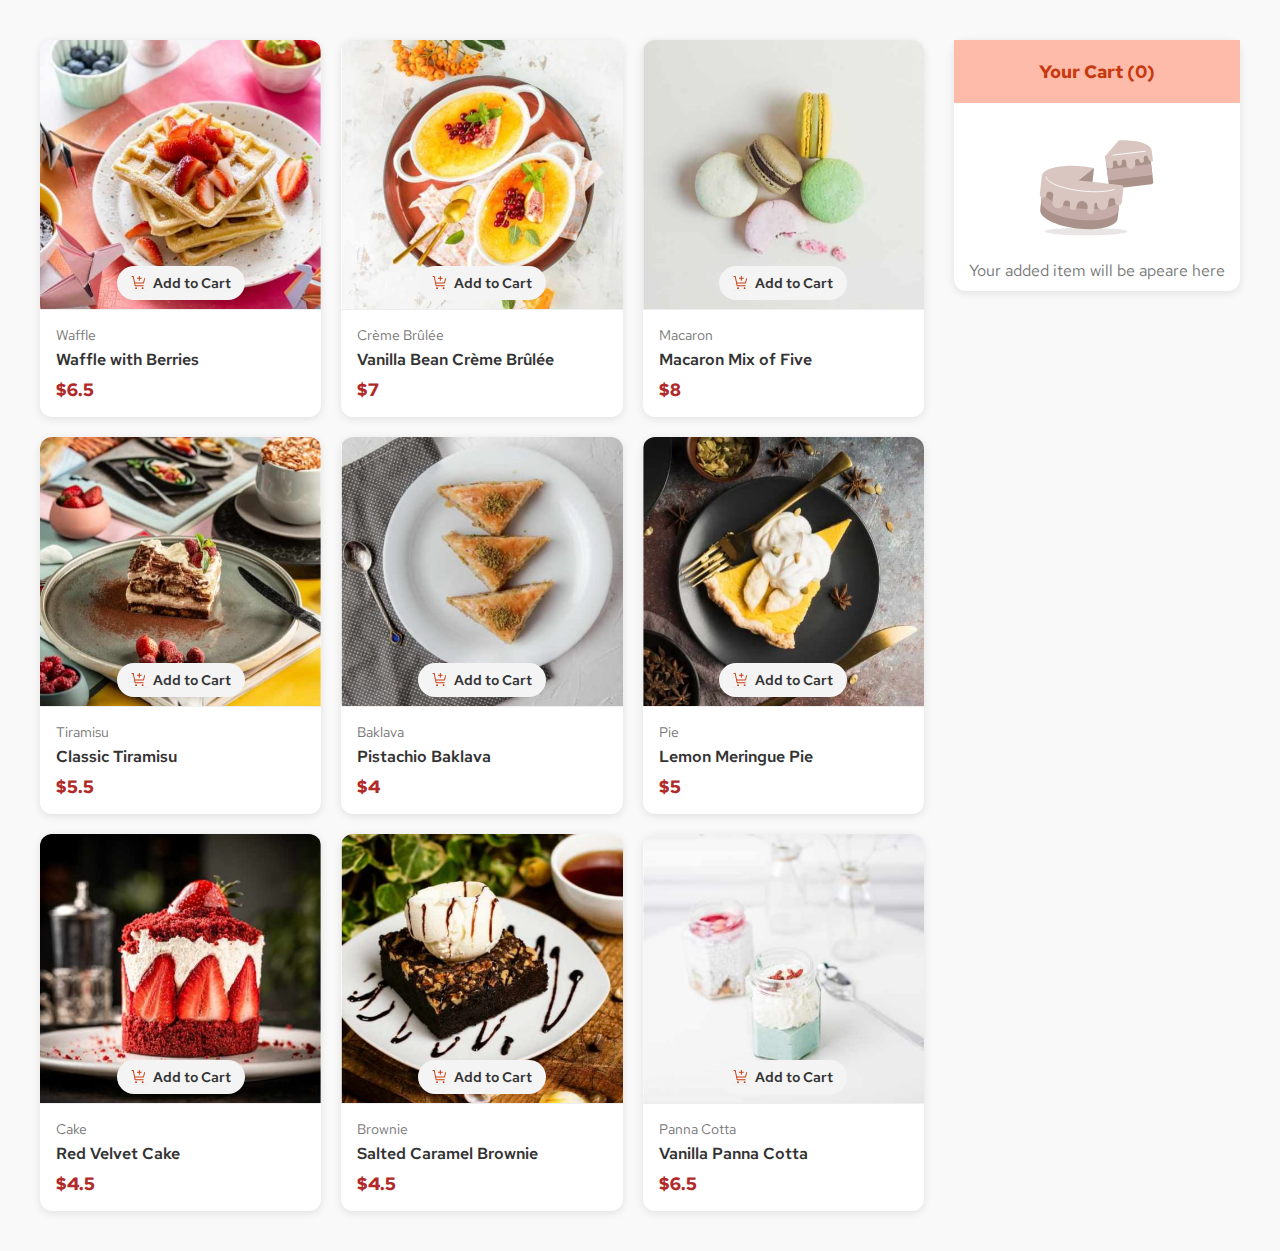
<file: index.html>
<!DOCTYPE html>
<html lang="en">
  <head>
    <meta charset="UTF-8" />
    <meta name="viewport" content="width=device-width, initial-scale=1.0" />

    <link
      rel="icon"
      type="image/png"
      sizes="32x32"
      href="./assets/images/favicon-32x32.png"
    />
    <link rel="preconnect" href="https://fonts.googleapis.com" />
    <link rel="preconnect" href="https://fonts.gstatic.com" crossorigin />
    <link
      href="https://fonts.googleapis.com/css2?family=Playfair:ital,opsz,wght@0,5..1200,300..900;1,5..1200,300..900&family=Red+Hat+Text:ital,wght@0,300..700;1,300..700&display=swap"
      rel="stylesheet"
    />
    <link rel="stylesheet" href="style.css" />
    <title>Frontend Mentor | Product list with cart</title>
  </head>
  <body>
    <div class="container">
      <div class="cart-container"></div>

      <div class="item-list">
        <div class="item-list-top">
          <h1>
            Your Cart (<span class="counter-for-item-list-heading">0</span>)
          </h1>
        </div>

        <div class="item-list-bottom">
          <img
            src="assets\images\illustration-empty-cart.svg"
            alt=""
            id="item-list-bottom-img"
          />
          <p id="item-list-bottom-p">Your added item will be apeare here</p>
        </div>
        <div class="order-total">
          <h3>order Total</h3>
          <h1>$<span id="total-amount"></span></h1>
        </div>
        <div class="order-confirmed">
          <button id="btn">Order Confirmed</button>
        </div>
      </div>
    </div>

    <script src="script.js"></script>
  </body>
</html>
</file>
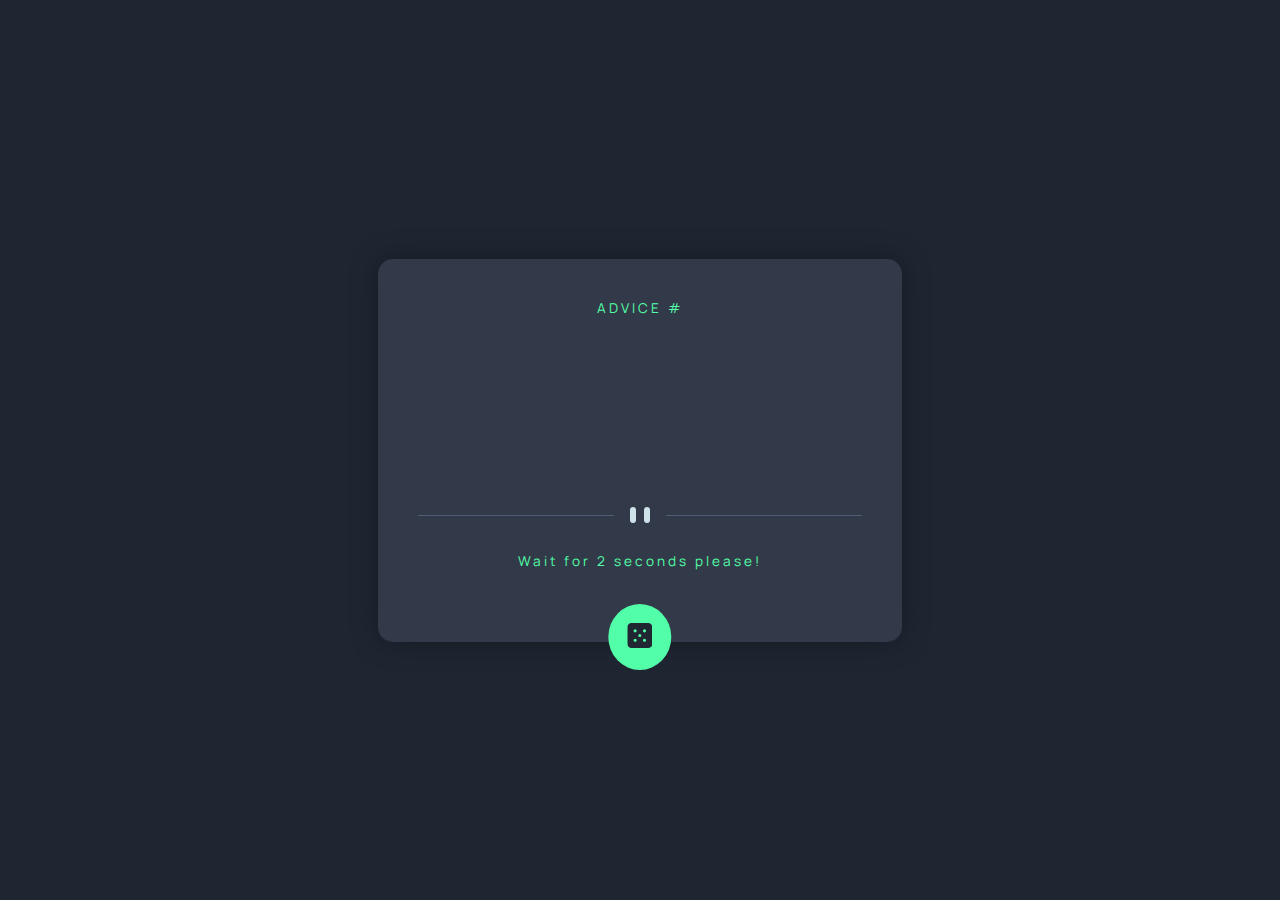
<file: Advice-Generator/index.html>
<!DOCTYPE html>
<html lang="en">
  <head>
    <meta charset="UTF-8" />
    <meta name="viewport" content="width=device-width, initial-scale=1.0" />
    <link
      rel="icon"
      type="image/png"
      sizes="32x32"
      href="./images/favicon-32x32.png"
    />
    <title>Advice-Generator</title>
    <link rel="stylesheet" href="style.css" />
  </head>
  <body>
    <div class="container">
      <p>ADVICE #<span id="advice-number"></span></p>
      <h1 id="advice"></h1>
      <div class="design">
        <img src="./images/pattern-divider-desktop.svg" alt="" />
      </div>
      <p id="wait">Wait for 2 seconds please!</p>
      <button><img src="./images/icon-dice.svg" alt="" /></button>
    </div>

    <script src="script.js"></script>
  </body>
</html>
</file>
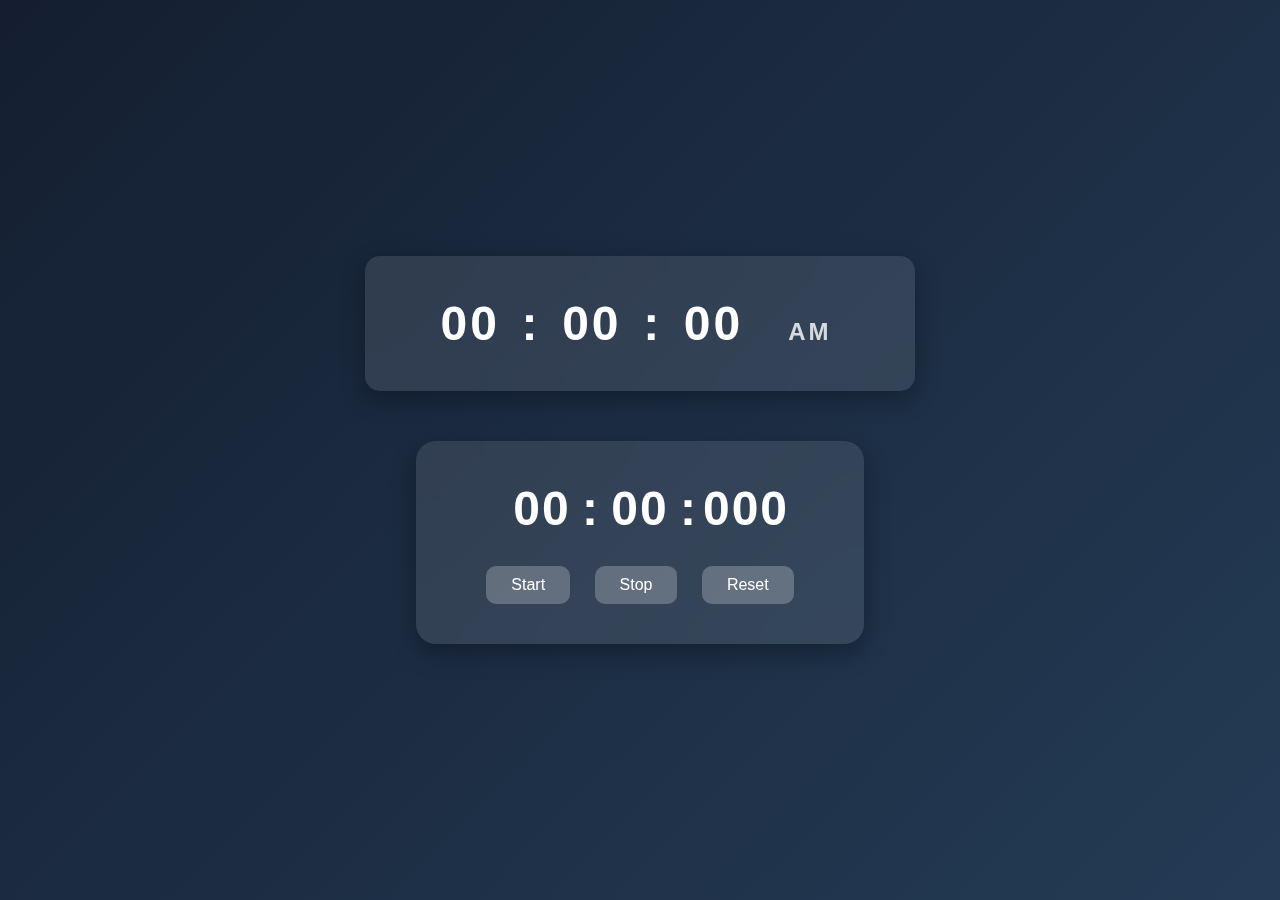
<file: Digital-Clock & Stop-Watch/index.html>
<!DOCTYPE html>
<html lang="en">
  <head>
    <meta charset="UTF-8" />
    <meta name="viewport" content="width=device-width, initial-scale=1.0" />
    <title>Document</title>
    <link rel="stylesheet" href="style.css" />
    <script src="script.js" defer></script>
  </head>
  <body>
    <div class="clock-container">
      <div class="clock">
        <span id="hours">00</span> : <span id="minutes">00</span> :
        <span id="seconds">00</span>
        <span id="ampm">AM</span>
      </div>
    </div>

    <div class="watch-container">
      <div class="counter">
        <span id="min">00</span> : <span id="sec">00</span> :
        <span id="milliSec">000</span>
      </div>
      <button id="start">Start</button>
      <button id="stop">Stop</button>
      <button id="reset">Reset</button>
    </div>
  </body>
</html>
</file>
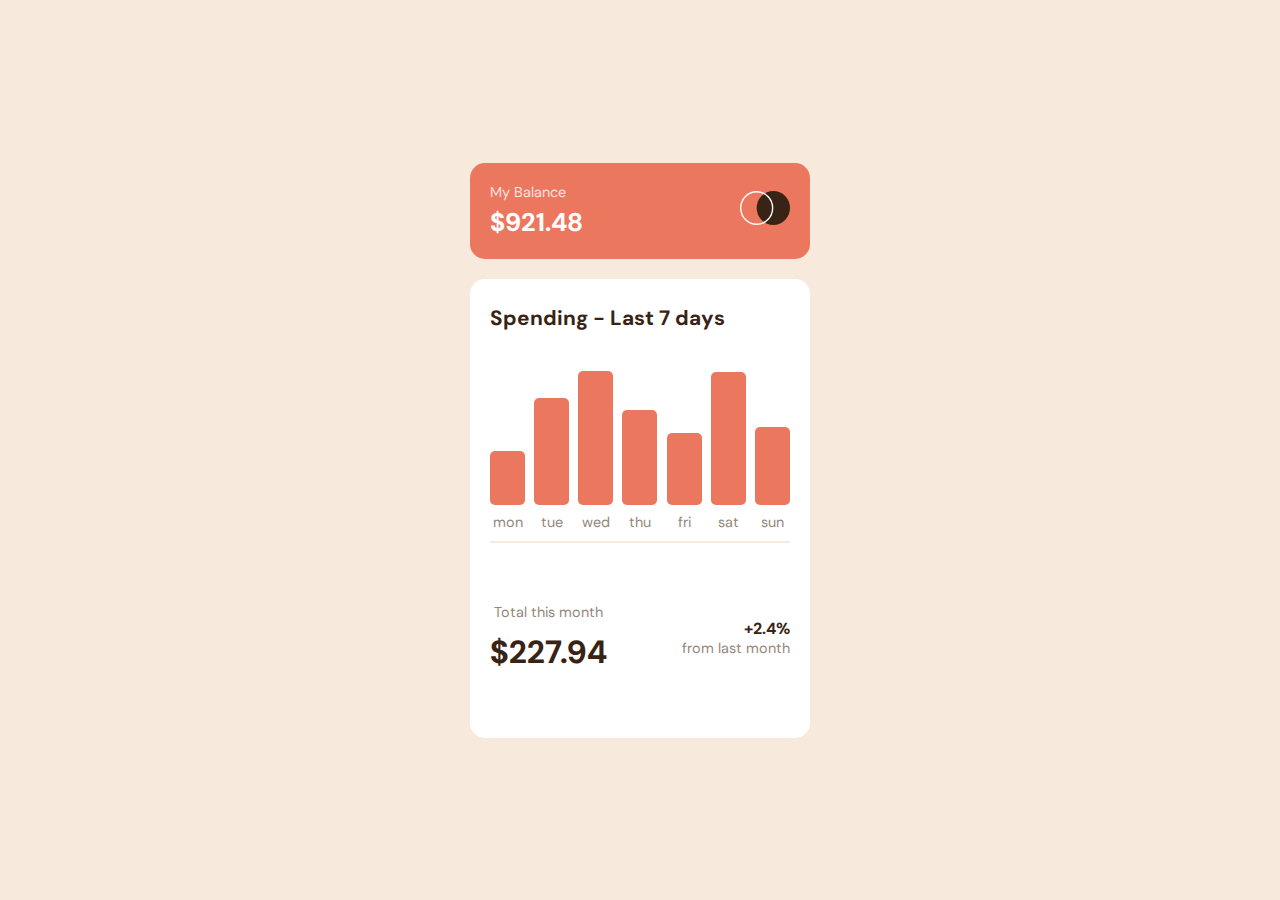
<file: Expenses-Chart/index.html>
<!DOCTYPE html>
<html lang="en">
  <head>
    <meta charset="UTF-8" />
    <meta name="viewport" content="width=device-width, initial-scale=1.0" />
    <link
      rel="icon"
      type="image/png"
      sizes="32x32"
      href="./images/favicon-32x32.png"
    />

    <title>Frontend Mentor | Expenses chart component</title>
    <link rel="stylesheet" href="style.css" />
  </head>
  <body>
    <div class="sec1">
      <div class="sec1-right">
        <p>My Balance</p>
        <h1>$921.48</h1>
      </div>
      <div class="sec1-left">
        <img src="./images/logo.svg" alt="" />
      </div>
    </div>
    <div class="sec2">
      <h1>Spending - Last 7 days</h1>
      <div class="charts"></div>
      <div class="sec2-bottom">
        <div class="total-spending">
          <p>Total this month</p>
          <h1 id="total-amount">$478.33</h1>
        </div>
        <div class="total-percentage">
          <p>+2.4%</p>
          <p>from last month</p>
        </div>
      </div>
    </div>
    <script src="script.js"></script>
  </body>
</html>
</file>
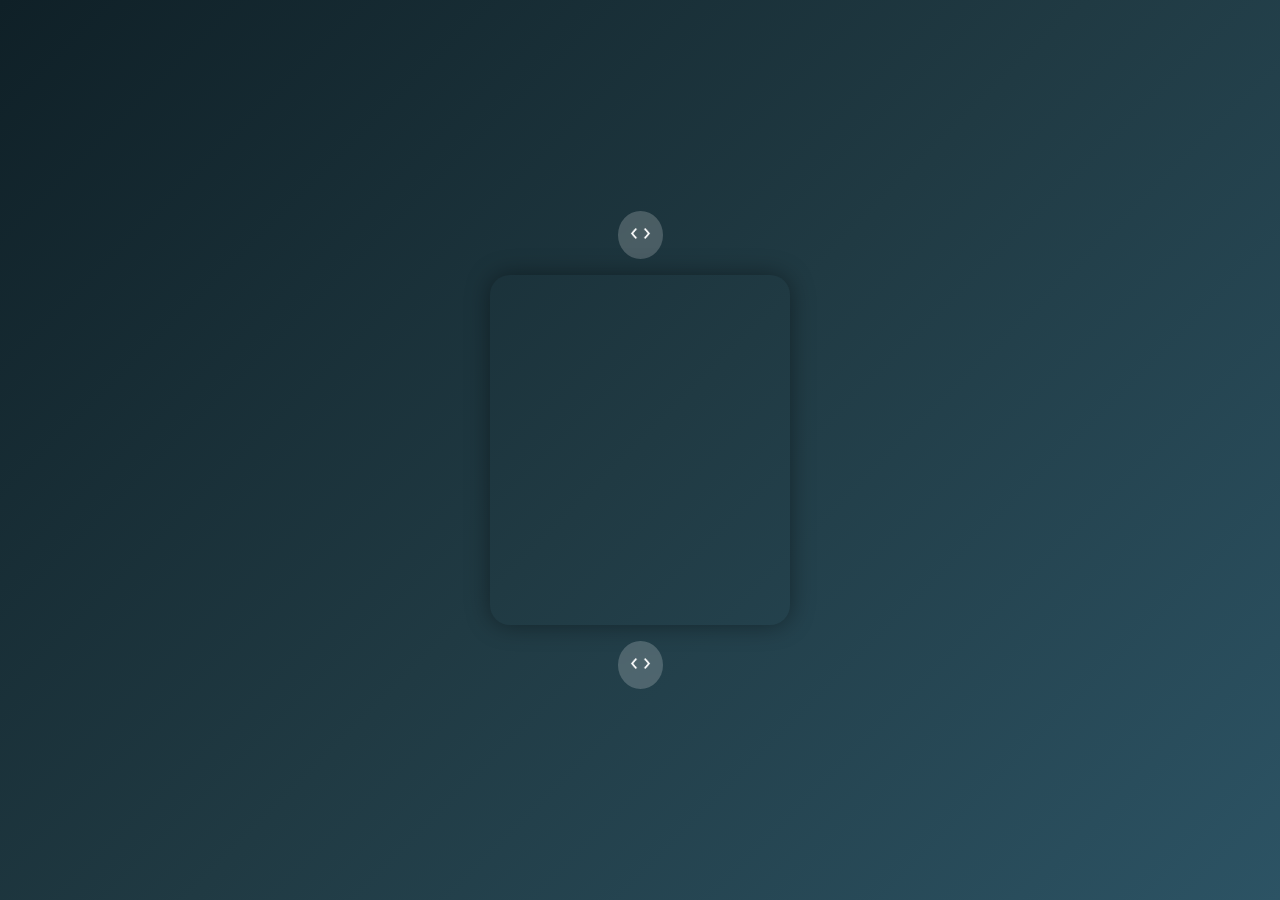
<file: Image-slider/index.html>
<!DOCTYPE html>
<html lang="en">
<head>
    <meta charset="UTF-8">
    <meta name="viewport" content="width=device-width, initial-scale=1.0">
    <title>Image-slider</title>
    <link rel="stylesheet" href="style.css">
    <script src="script.js" defer></script>
</head>
<body>
    <button id="left"><img src="./images/left-right.png" alt="">  </button>
    <div class="container">
        <div class="slider">
            <div class=" slides slide1"></div>
            <div class=" slides slide2"></div>
            <div class=" slides slide3"></div>
            <div class=" slides slide4"></div>
            <div class=" slides slide5"></div>
        </div>
    </div>
    
    <button id="right"> <img src="./images/left-right.png" alt=""> </button>

</body>
</html>
</file>
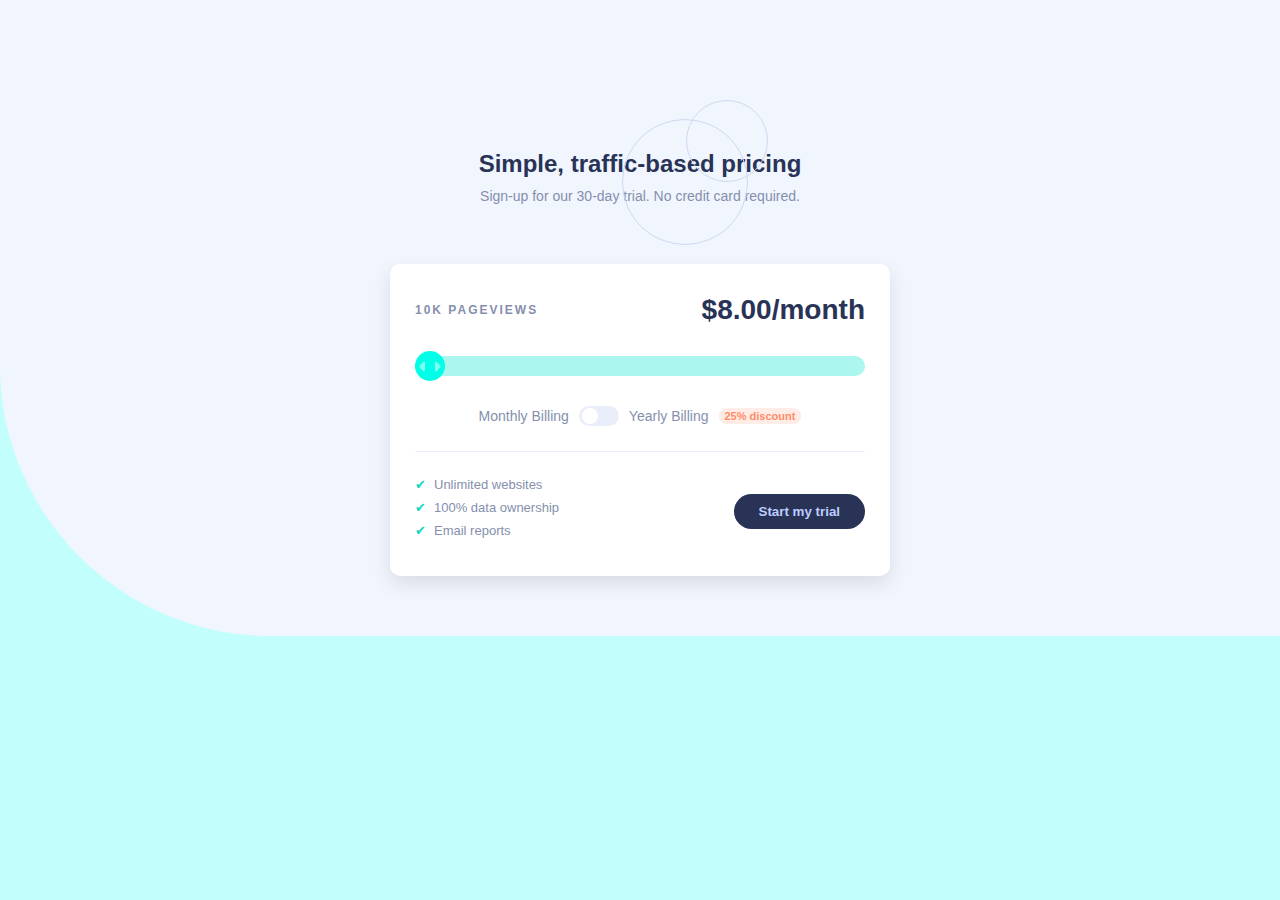
<file: Interactice-Pricing-Component/index.html>
<!DOCTYPE html>
<html lang="en">
  <head>
    <meta charset="UTF-8" />
    <meta name="viewport" content="width=device-width, initial-scale=1.0" />
    <link
      rel="icon"
      type="image/png"
      sizes="32x32"
      href="./images/favicon-32x32.png"
    />

    <title>Frontend Mentor | Interactive pricing component</title>
    <link rel="stylesheet" href="style.css" />
  </head>
  <body>
    <h1 id="heading">Simple, traffic-based pricing</h1>
    <p>Sign-up for our 30-day trial. No credit card required.</p>
    <img src="./images/pattern-circles.svg" alt="" id="img" />
    <div class="conatiner">
      <div class="sec1">
        <h2><span id="views"></span> PAGEVIEWS</h2>
        <h1><span id="price"></span>/month</h1>
      </div>
      <div class="slider">
        <div class="circle"><img src="./images/icon-slider.svg" alt="" /></div>
      </div>
      <div class="sec2">
        <p>Monthly Billing</p>
        <input type="checkbox" name="" id="radio" />
        <p>Yearly Billing</p>
        <p>25% discount</p>
      </div>
      <div class="sec3">
        <ul>
          <li>Unlimited websites</li>
          <li>100% data ownership</li>
          <li>Email reports</li>
        </ul>
        <button id="btn">Start my trial</button>
      </div>
    </div>

    <script src="script.js"></script>
  </body>
</html>
</file>
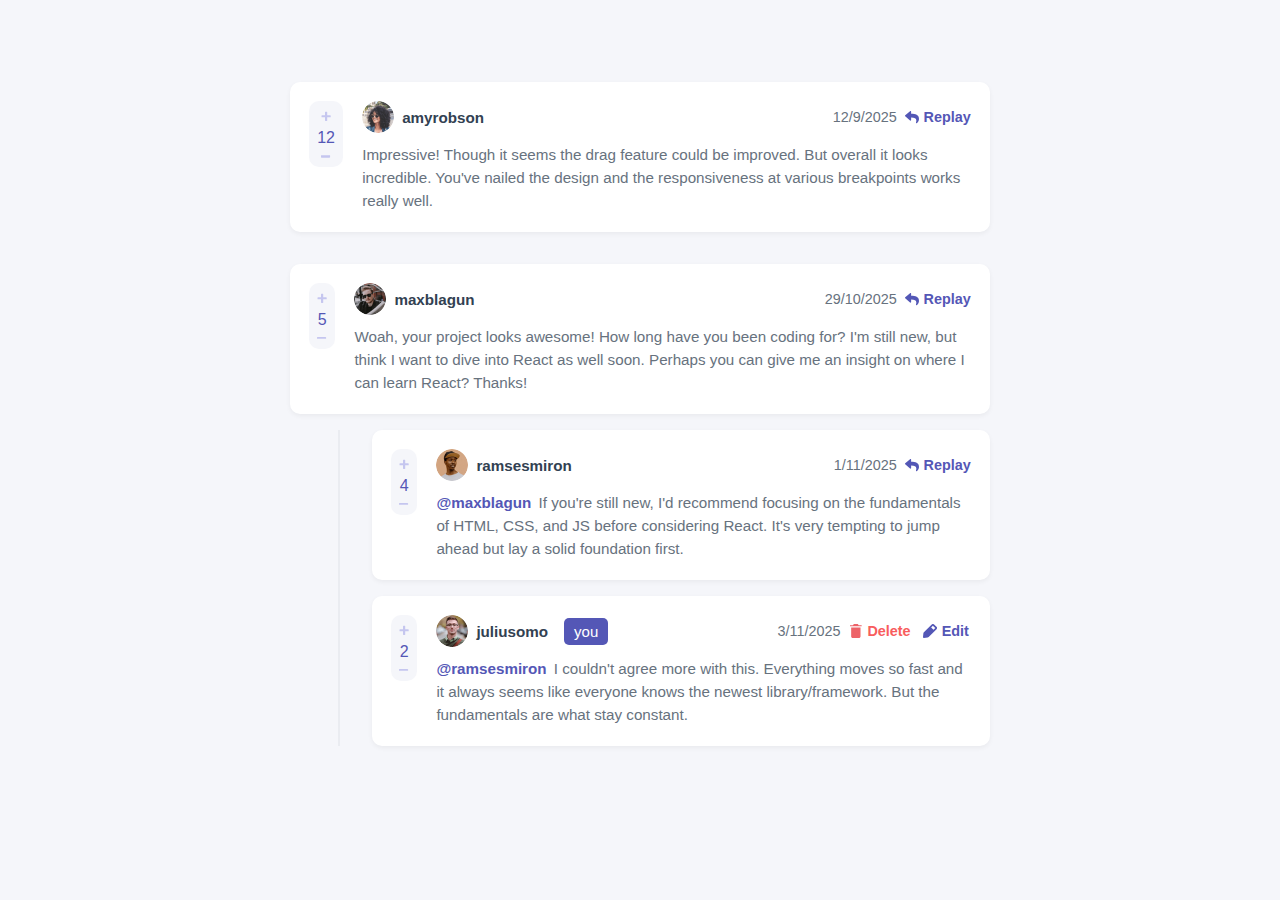
<file: Interactive-comments-section/index.html>
<!DOCTYPE html>
<html lang="en">
  <head>
    <meta charset="UTF-8" />
    <meta name="viewport" content="width=device-width, initial-scale=1.0" />
    <link
      rel="icon"
      type="image/png"
      sizes="32x32"
      href="./images/favicon-32x32.png"
    />
    <title>Frontend Mentor | Interactive comments section</title>
    <link rel="stylesheet" href="style.css" />
    <script src="script.js" defer></script>
  </head>
  <body>
    <div class="back">
      <div class="pop">
        <h1>Delete comment</h1>
        <p>
          Are you sure you want to delete this comment? This will remove the
          comment and can't be undone.
        </p>
        <button id="cancel">NO, CANCEL</button>
        <button id="delete">YES, DELETE</button>
      </div>
    </div>
    <div class="container"></div>
  </body>
</html>
</file>
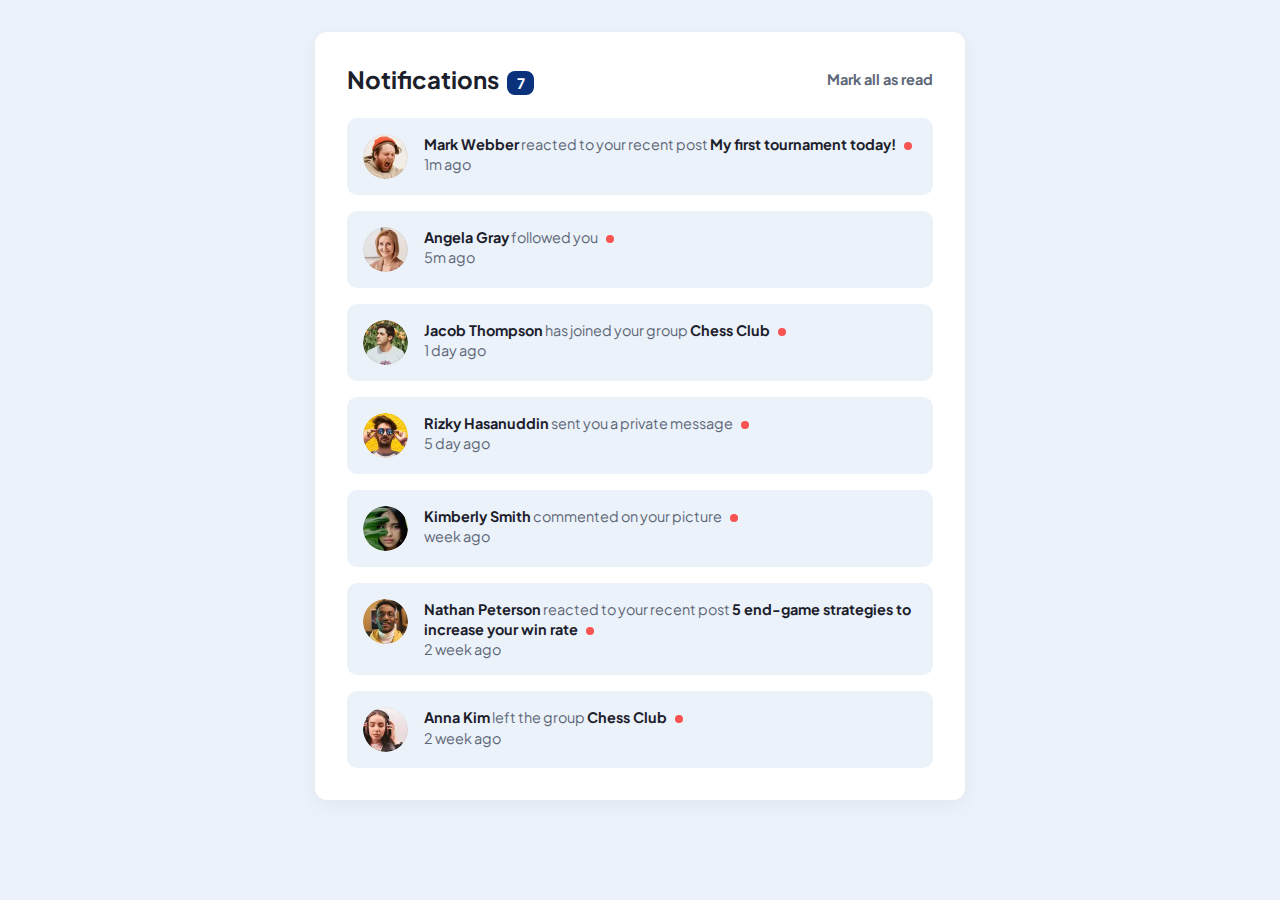
<file: Notifications-Page/index.html>
<!DOCTYPE html>
<html lang="en">
  <head>
    <meta charset="UTF-8" />
    <meta name="viewport" content="width=device-width, initial-scale=1.0" />

    <link
      rel="icon"
      type="image/png"
      sizes="32x32"
      href="./assets/images/favicon-32x32.png"
    />

    <title>Frontend Mentor | Notifications page</title>
    <link rel="stylesheet" href="style.css" />
  </head>
  <body>
    <div class="container">
      <div class="sec1">
        <h1>Notifications<span id="counter"></span></h1>
        <h2 id="mark-all">Mark all as read</h2>
      </div>
      <div class="notificaion-container">
        <div class="notification">
          <img src="./assets/images/avatar-mark-webber.webp" alt="" />
          <div class="info">
            <details>
              <summary>
                <p>
                  <strong>Mark Webber</strong>
                  reacted to your recent post
                  <strong>My first tournament today!</strong>
                  <span id="circle"></span><br>
                  1m ago
                </p>
                
              </summary>
              <p>
                Lorem ipsum dolor sit amet consectetur adipisicing elit. Ratione
                voluptatibus quidem amet doloribus facere iste iusto, minima
                optio autem recusandae ipsam voluptate perferendis aliquid
                delectus.
              </p>
            </details>
          </div>
        </div>
        <div class="notification">
          <img src="./assets/images/avatar-angela-gray.webp" alt="" />
          <div class="info">
            <details>
              <summary>
                <p>
                  <strong>Angela Gray</strong>
                  followed you
                  <span id="circle"></span><br>
                  5m ago
                </p>
              </summary>
              <p>
                Lorem ipsum dolor sit amet consectetur adipisicing elit. Ratione
                voluptatibus quidem amet doloribus facere iste iusto, minima
                optio autem recusandae ipsam voluptate perferendis aliquid
                delectus.
              </p>
            </details>
          </div>
        </div>
        <div class="notification">
          <img src="./assets/images/avatar-jacob-thompson.webp" alt="" />
          <div class="info">
            <details>
              <summary>
                <p>
                  <strong>Jacob Thompson</strong>
                  has joined your group
                  <strong>Chess Club</strong>
                  <span id="circle"></span><br>
                  1 day ago
                </p>
              </summary>
              <p>
                Lorem ipsum dolor sit amet consectetur adipisicing elit. Ratione
                voluptatibus quidem amet doloribus facere iste iusto, minima
                optio autem recusandae ipsam voluptate perferendis aliquid
                delectus.
              </p>
            </details>
          </div>
        </div>
        <div class="notification">
          <img src="./assets/images/avatar-rizky-hasanuddin.webp" alt="" />
          <div class="info">
            <details>
              <summary>
                <p>
                  <strong>Rizky Hasanuddin</strong>
                  sent you a private message
                  <span id="circle"></span><br>
                  5 day ago
                </p>
              </summary>
              <p>
                Hello, thanks for setting up the Chess Club. I've been a member
                for a few weeks now and I'm already having lots of fun and
                improving my game.
              </p>
            </details>
          </div>
        </div>
        <div class="notification">
          <img src="./assets/images/avatar-kimberly-smith.webp" alt="" />
          <div class="info">
            <details>
              <summary>
                <p>
                  <strong>Kimberly Smith</strong>
                  commented on your picture
                  <span id="circle"></span><br>
                  week ago
                </p>
              </summary>
              <p>
                Lorem ipsum dolor sit amet consectetur adipisicing elit. Ratione
                voluptatibus quidem amet doloribus facere iste iusto, minima
                optio autem recusandae ipsam voluptate perferendis aliquid
                delectus.
              </p>
            </details>
          </div>
        </div>
        <div class="notification">
          <img src="./assets/images/avatar-nathan-peterson.webp" alt="" />
          <div class="info">
            <details>
              <summary>
                <p>
                  <strong>Nathan Peterson</strong>
                  reacted to your recent post
                  <strong
                    >5 end-game strategies to increase your win rate</strong
                  >
                  <span id="circle"></span><br>
                  2 week ago
                </p>
              </summary>
              <p>
                Lorem ipsum dolor sit amet consectetur adipisicing elit. Ratione
                voluptatibus quidem amet doloribus facere iste iusto, minima
                optio autem recusandae ipsam voluptate perferendis aliquid
                delectus.
              </p>
            </details>
          </div>
        </div>
        <div class="notification">
          <img src="./assets/images/avatar-anna-kim.webp" alt="" />
          <div class="info">
            <details>
              <summary>
                <p>
                  <strong>Anna Kim</strong>
                  left the group
                  <strong>Chess Club</strong>
                  <span id="circle"></span><br>
                  2 week ago
                </p>
              </summary>
              <p>
                Lorem ipsum dolor sit amet consectetur adipisicing elit. Ratione
                voluptatibus quidem amet doloribus facere iste iusto, minima
                optio autem recusandae ipsam voluptate perferendis aliquid
                delectus.
              </p>
            </details>
          </div>
        </div>
      </div>
    </div>

    <script src="script.js"></script>
  </body>
</html>
</file>
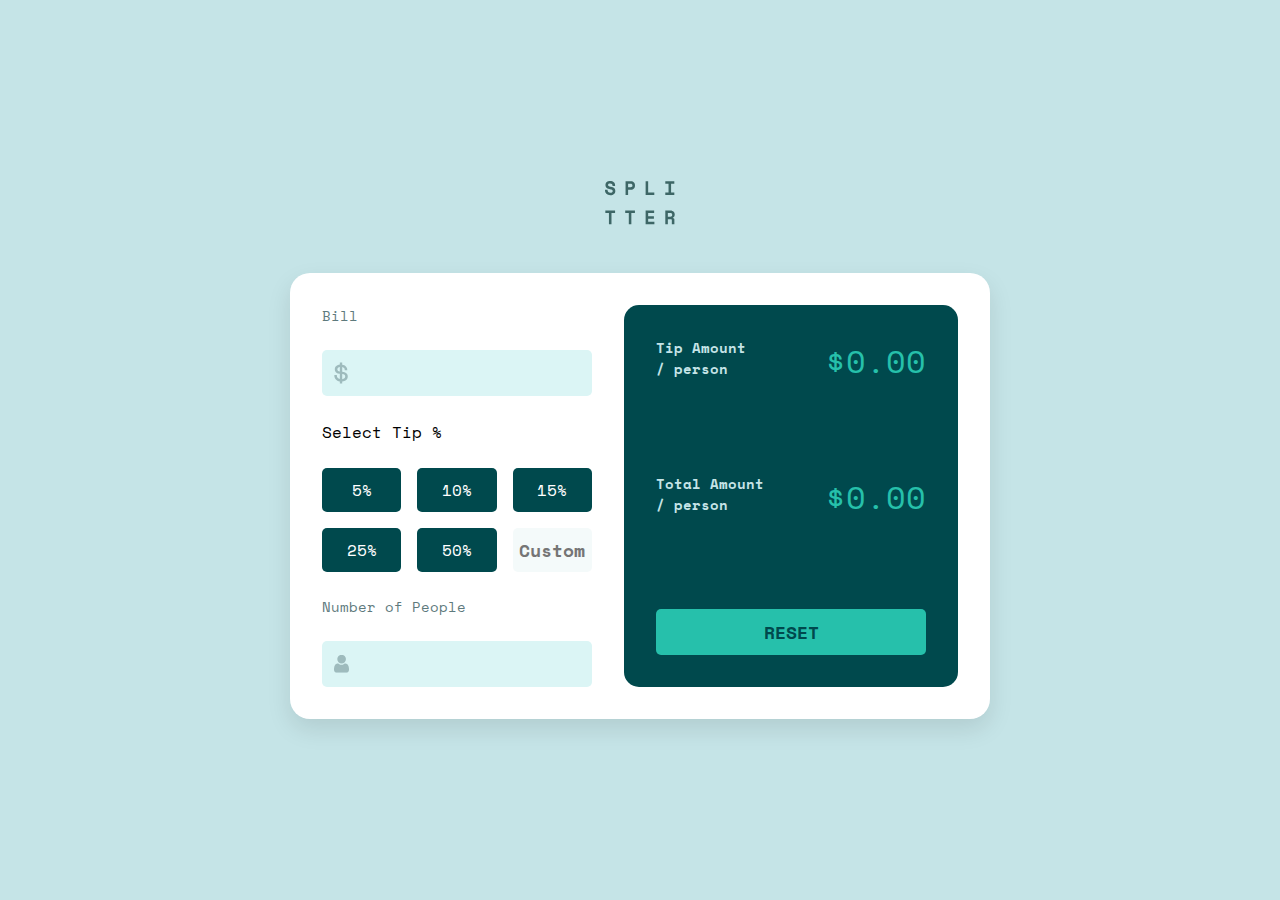
<file: Tip-Counter/index.html>
<!DOCTYPE html>
<html lang="en">
  <head>
    <meta charset="UTF-8" />
    <meta name="viewport" content="width=device-width, initial-scale=1.0" />
    <link
      rel="icon"
      type="image/png"
      sizes="32x32"
      href="./images/favicon-32x32.png"
    />
    <title>Frontend Mentor | Tip calculator app</title>
    <link rel="stylesheet" href="style.css" />
  </head>
  <body>
    <img src="./images/logo.svg" alt="" />
    <div class="container">
      <div class="right">
        <label for="bill">Bill</label>
        <p id="bill-err">Write Correct Bill</p>
        <div class="input-wrapper">
          <img src="./images/icon-dollar.svg" alt="" />
          <input type="text" name="bill" id="bill" />
        </div>
        <p>Select Tip %</p>

        <p id="tip-err">Write Correct Tip</p>

        <div class="grid">
          <div class="tip">5%</div>
          <div class="tip">10%</div>
          <div class="tip">15%</div>
          <div class="tip">25%</div>
          <div class="tip">50%</div>
          <input type="text" class="custom" placeholder="Custom" />
        </div>
        <label for="people">Number of People</label>
        <p id="people-err">Write Correct Number</p>

        <div class="input-wrapper">
          <img src="./images/icon-person.svg" alt="" />
          <input type="text" name="People" id="people" />
        </div>
      </div>
      <div class="left">
        <div class="amount-container">
          <h2>
            Tip Amount <br />
            / person
          </h2>
          <span id="amount">$0.00</span>
        </div>
        <div class="total-container">
          <h2>
            Total Amount<br />
            / person
          </h2>
          <span id="total">$0.00</span>
        </div>
        <button id="btn">RESET</button>
      </div>
    </div>

    <script src="script.js"></script>
  </body>
</html>
</file>
<file: style.css>
* {
  margin: 0;
  padding: 0;
  box-sizing: border-box;
  font-family: "Red Hat Text", sans-serif;
}

body {
  padding: 40px;
  background-color: #f9f9f9;
  color: #333;
}

/* Main layout */
.container {
  position: relative;
  display: flex;
  justify-content: center;
  align-items: flex-start;
  gap: 30px;
}
.cart-container {
  display: grid;
  grid-template-columns: 1fr 1fr 1fr;
  grid-template-rows: 1fr 1fr 1fr;
  gap: 20px;
}

/* Product card */
.cart {
  background: #fff;
  border-radius: 12px;
  box-shadow: 0 2px 8px rgba(0, 0, 0, 0.1);
  overflow: hidden;
  transition: transform 0.2s ease;
}

.cart:hover {
  transform: translateY(-5px);
}

.cart-top {
  position: relative;
}

.cart-top img {
  width: 100%;
  display: block;
  border-bottom: 1px solid #eee;
}

/* Add to Cart button */
.add-to-cart {
  position: absolute;
  bottom: 10px;
  left: 50%;
  transform: translateX(-50%);
  display: flex;
  align-items: center;
  justify-content: center;
  gap: 6px;
  background-color: #f4f4f4;
  color: #333;
  border-radius: 30px;
  padding: 8px 14px;
  cursor: pointer;
  font-weight: 600;
  font-size: 14px;
  transition: background-color 0.2s ease;
  cursor: pointer;
}
.add-to-cart img {
  width: 16px;
  height: 16px;
  cursor: pointer;
}

.number {
  cursor: pointer;
  width: 130px;
  position: absolute;
  bottom: 10px;
  left: 50%;
  transform: translateX(-50%);
  display: none;
  align-items: center;
  justify-content: space-between;
  gap: 6px;
  background-color: #ff4d21;
  color: #e9e9e9;
  border-radius: 30px;
  padding: 8px 14px;
  cursor: pointer;
  font-weight: 600;
  font-size: 14px;
  transition: background-color 0.2s ease;
}
.number img {
  width: 16px;
}

/* Product info */
.cart-bottom {
  padding: 16px;
  text-align: left;
}

.cart-bottom h4 {
  color: #777;
  font-weight: 400;
  font-size: 14px;
  margin-bottom: 5px;
}

.cart-bottom p {
  font-weight: 600;
  font-size: 16px;
  margin-bottom: 8px;
}

.cart-bottom h3 {
  color: #b12a2a;
  font-size: 18px;
}

/* Cart / checkout area */
.item-list {
  background: #fff;
  border-radius: 12px;
  box-shadow: 0 2px 8px rgba(0, 0, 0, 0.1);
  width: 500px;
}

.item-list-top h1 {
  padding: 20px;
  color: hsl(14, 86%, 42%);
  font-size: 18px;
  margin-bottom: 15px;
  text-align: center;
  background-color: #ffbbaa;
}

.item-list-bottom {
  padding: 10px;
  display: flex;
  flex-direction: column;
  justify-content: center;
  align-items: center;
  gap: 12px;
  color: #777;
}

.item-list-bottom img {
  width: 120px;
  opacity: 0.7;
}
.list-of-item {
  text-align: start;
  width: 100%;
  display: block;
  flex-direction: column;
  padding: 10px;
}
.list-of-item h1 {
  color: #333;
  font-size: 1rem;
  margin-bottom: 10px;
}
.item-list-info {
  display: flex;
  justify-content: space-between;
  margin-bottom: 50px;
}
.item-list-info img {
  border: 1px solid #333;
  border-radius: 50%;
  width: 16px;
  height: 16px;
  cursor: pointer;
}
.item-list-info p:first-child {
  color: hsl(14, 86%, 42%);
}
.list-container {
  display: flex;
  align-items: center;
  gap: 10px;
}
.order-total {
  color: hsl(14, 86%, 42%);
  padding: 20px;
  display: none;
  gap: 30px;
  align-items: center;
  justify-content: space-between;
  background-color: #f1aa98;
}
.order-total h3 {
  font-weight: 400;
}
.order-total h1 {
  color: #333;
}
.order-confirmed {
  background-color: #f1aa98;
  display: none;
  justify-content: center;
  align-items: center;
  padding: 20px;
}
#btn {
  padding: 5px 20px;
  font-size: 1rem;
  font-weight: 500;
  border-radius: 10px;
  border: 1px solid hsl(14, 86%, 42%);
  color: hsl(14, 86%, 42%);
  background-color: #fff;
  transition: all ease 0.33s;
  cursor: pointer;
}
#btn:hover {
  background-color: hsl(14, 86%, 42%);
  color: #fff;
}
#btn:active {
  background-color: #fff;
  color: hsl(14, 86%, 42%);
  transition: none;
}
.over-lay {
  position: fixed;
  top: 0;
  left: 0;
  width: 100vw;
  height: 100vh;
  background: rgba(0, 0, 0, 0.6);
  display: flex;
  align-items: center;
  justify-content: center;
  z-index: 1000;
}
.pop {
  position: absolute;
  top: 100px;
  display: block;
  width: 320px;
  background: #ffffff;
  border-radius: 12px;
  box-shadow: 0 4px 12px rgba(0, 0, 0, 0.1);
  padding: 20px;
  text-align: center;
  margin: 50px auto;
  font-family: "Poppins", sans-serif;
}

.pop img {
  width: 50px;
  height: 50px;
  margin-bottom: 10px;
}

.pop h1 {
  font-size: 1.5rem;
  margin-bottom: 8px;
  color: #333;
}

.pop p {
  color: #666;
  margin-bottom: 15px;
}

.list {
  display: flex;
  align-items: center;
  justify-content: space-between;
  background: #e0e0e0;
  border-radius: 10px;
  padding: 10px;
  margin-bottom: 15px;
}

.list img {
  width: 45px;
  height: 45px;
  border-radius: 8px;
}

.info {
  flex: 1;
  text-align: left;
  margin-left: 10px;
}

.info h2 {
  font-size: 1rem;
  margin: 0;
  color: #333;
}

.more-info {
  display: flex;
  gap: 8px;
  font-size: 0.9rem;
  color: #555;
}

#total-price {
  font-weight: 600;
  color: #333;
}

#btn2 {
  width: 100%;
  padding: 10px;
  background: #ff7f50;
  color: white;
  border: none;
  border-radius: 8px;
  cursor: pointer;
  font-weight: 500;
  font-size: 1rem;
  transition: background 0.2s;
}

#btn2:hover {
  background: #ff6330;
}
.order-total-price {
  display: flex;
  justify-content: center;
  align-items: center;
  color: #333;
  font-size: 1.2rem;
  font-weight: 600;
  padding: 20px;
}
</file>
<file: Advice-Generator/style.css>
@import url("https://fonts.googleapis.com/css2?family=Manrope:wght@800&display=swap");

* {
  margin: 0;
  padding: 0;
  box-sizing: border-box;
}

body {
  font-family: "Manrope", sans-serif;
  background-color: hsl(218, 23%, 16%);
  color: hsl(193, 38%, 86%);
  height: 100vh;
  display: flex;
  align-items: center;
  justify-content: center;
  padding: 1.5rem;
}

.container {
  background-color: hsl(217, 19%, 24%);
  padding: 2.5rem 2.5rem 3.5rem;
  border-radius: 15px;
  text-align: center;
  max-width: 540px;
  position: relative;
  box-shadow: 0 0 30px rgba(0, 0, 0, 0.3);
  transition: all ease 0.33s;
}

.container p {
  color: hsl(150, 100%, 66%);
  font-size: 0.85rem;
  letter-spacing: 3px;
  margin-bottom: 1rem;
}

.container h1 {
  font-size: 1.5rem;
  line-height: 1.5;
  margin-bottom: 1.5rem;
  color: hsl(193, 38%, 86%);
  min-height: 150px;
}

.design img {
  width: 100%;
  margin-bottom: 1.5rem;
}

button {
  background-color: hsl(150, 100%, 66%);
  border: none;
  border-radius: 50%;
  padding: 1.2rem;
  position: absolute;
  bottom: -1.8rem;
  left: 50%;
  transform: translateX(-50%);
  cursor: pointer;
  transition: box-shadow 0.3s ease;
}

button:hover {
  box-shadow: 0 0 30px hsl(150, 100%, 66%);
}

button img {
  width: 25px;
}
#wait {
  opacity: 0;
}

@media (max-width: 500px) {
  .container {
    padding: 2rem 1.5rem 3rem;
  }

  .container h1 {
    font-size: 1.2rem;
  }
}
</file>
<file: Digital-Clock & Stop-Watch/style.css>
* {
  margin: 0%;
  padding: 0%;
  box-sizing: border-box;
  font-family: '', sans-serif;
}
body {
  height: 100vh;
  display: flex;
  flex-direction: column;
  gap: 50px;
  justify-content: center;
  align-items: center;
  background: linear-gradient(135deg, #141e30, #243b55);
  font-family: 'Poppins', sans-serif;
}

.clock-container {
  display: flex;
  justify-content: center;
  align-items: center;
}

.clock {
  background: rgba(255, 255, 255, 0.1);
  backdrop-filter: blur(20px);
  padding: 40px 70px;
  border-radius: 15px;
  color: #fff;
  font-size: 3rem;
  font-weight: 600;
  letter-spacing: 3px;
  box-shadow: 0 8px 25px rgba(0, 0, 0, 0.3);
}

.clock span {
  display: inline-block;
  min-width: 70px;
  text-align: center;
}

#ampm {
  font-size: 1.5rem;
  margin-left: 10px;
  opacity: 0.8;
}

.watch-container {
  color: #fff;
  text-align: center;
  background: rgba(255, 255, 255, 0.1);
  backdrop-filter: blur(20px);
  padding: 40px 60px;
  border-radius: 20px;
  box-shadow: 0 10px 25px rgba(0, 0, 0, 0.3);
}

.counter {
  font-size: 3rem;
  font-weight: 600;
  letter-spacing: 2px;
  margin-bottom: 30px;
  display: flex;
  justify-content: center;
  align-items: center;
  gap: 5px;
}

.counter span {
  width: 70px;
  text-align: center;
}

button {
  background: rgba(255, 255, 255, 0.15);
  border: none;
  color: #fff;
  font-size: 1rem;
  font-weight: 500;
  padding: 10px 25px;
  margin: 0 10px;
  border-radius: 10px;
  cursor: pointer;
  transition: all 0.3s ease;
  backdrop-filter: blur(10px);
}

button:hover {
  background: rgba(255, 255, 255, 0.25);
  transform: translateY(-2px);
}

button:active {
  transform: translateY(0);
  background: rgba(255, 255, 255, 0.3);
}
</file>
<file: Expenses-Chart/style.css>
/* Import Google Font */
@import url("https://fonts.googleapis.com/css2?family=DM+Sans:wght@400;700&display=swap");

/* ===== Global Styles ===== */
* {
  margin: 0;
  padding: 0;
  box-sizing: border-box;
  font-family: "DM Sans", sans-serif;
}

body {
  background-color: hsl(27, 66%, 92%);
  display: flex;
  flex-direction: column;
  align-items: center;
  justify-content: center;
  min-height: 100vh;
}

/* ===== Section 1 (Balance Card) ===== */
.sec1 {
  background-color: hsl(10, 79%, 65%);
  color: white;
  width: 340px;
  border-radius: 15px;
  padding: 20px;
  display: flex;
  align-items: center;
  justify-content: space-between;
  margin-bottom: 20px;
}

.sec1-right p {
  font-size: 0.9rem;
  opacity: 0.8;
}

.sec1-right h1 {
  font-size: 1.6rem;
  font-weight: 700;
  margin-top: 5px;
}

.sec1-left img {
  width: 50px;
}

/* ===== Section 2 (Chart Card) ===== */
.sec2 {
  background-color: white;
  width: 340px;
  border-radius: 15px;
  padding: 25px 20px;
}

.sec2 h1 {
  color: hsl(25, 47%, 15%);
  font-size: 1.3rem;
  margin-bottom: 40px;
}

/* ===== Chart Bars ===== */
.charts {
  display: flex;
  justify-content: space-between;
  align-items: flex-end;
  height: 160px;
  margin-bottom: 10px;
}

.chart {
  display: flex;
  flex-direction: column;
  align-items: center;
  justify-content: flex-end;
  gap: 8px;
  position: relative;
  height: 100%;
}

/* Hidden amount tooltip */
.amount {
  background-color: hsl(25, 47%, 15%);
  color: white;
  padding: 6px 8px;
  border-radius: 5px;
  font-size: 0.8rem;
  margin-bottom: 5px;
  visibility: hidden;
  opacity: 0;
  transition: all 0.3s ease;
  position: absolute;
  top: -35px;
}

/* Bar itself */
.bar {
  width: 35px;
  height: 100%;
  border-radius: 5px;
  background-color: hsl(10, 79%, 65%);
  cursor: pointer;
  transition: background-color 0.3s ease;
}

/* Bar hover and tooltip show */
.bar:hover {
  background-color: hsl(10, 79%, 75%);
}

.chart:hover .amount {
  visibility: visible;
  opacity: 1;
}

/* Day labels */
.day {
  color: hsl(28, 10%, 53%);
  font-size: 0.9rem;
}

/* ===== Bottom Section ===== */
.sec2-bottom {
  display: flex;
  align-items: center;
  justify-content: space-between;
  border-top: 2px solid hsl(27, 66%, 92%);
  padding-top: 20px;
}

.total-spending {
  display: flex;
  flex-direction: column;
  align-items: center;
  justify-content: center;
  gap: 10px;
}
.total-spending p {
  margin-top: 40px;
  color: hsl(28, 10%, 53%);
  font-size: 0.9rem;
}

.total-spending h1 {
  color: hsl(25, 47%, 15%);
  font-size: 2rem;
}

.total-percentage {
  text-align: right;
}

.total-percentage p:first-child {
  color: hsl(25, 47%, 15%);
  font-weight: 700;
}

.total-percentage p:last-child {
  color: hsl(28, 10%, 53%);
  font-size: 0.9rem;
}
</file>
<file: Image-slider/style.css>
* {
  margin: 0;
  padding: 0;
  box-sizing: border-box;
}

body {
  background: linear-gradient(135deg, #0f2027, #203a43, #2c5364);
  height: 100vh;
  display: flex;
  flex-direction: column;
  align-items: center;
  justify-content: center;
  gap: 1rem;
  font-family: "Poppins", sans-serif;
  overflow: hidden;
  padding: 20px;
}
.containerr {
  display: flex;
  align-items: center;
  gap: 20px;
}
.container {
  width: 300px;
  height: 350px;
  border-radius: 20px;
  overflow: hidden;
  box-shadow: 0 0 25px rgba(0, 0, 0, 0.4);
  position: relative;
}

.slider {
  display: flex;
  height: 100%;
  transition: all 0.8s ease-in-out;
  position: relative;
  right: 0%;
}

.slides {
  min-width: 100%;
  background-size: cover;
  background-position: center;
  filter: brightness(0.9);
}

.slide1 {
  background-image: url("https://i.pinimg.com/736x/85/f3/61/85f361f859cd06b55e5d14fe09e4b9f8.jpg");
}
.slide2 {
  background-image: url("https://i.pinimg.com/736x/f2/36/64/f236649229d18c971d79d8576ef39db3.jpg");
}
.slide3 {
  background-image: url("https://i.pinimg.com/736x/b8/8b/fa/b88bfa6a74b6d7ed7bdd4ea1e22ae327.jpg");
}
.slide4 {
  background-image: url("https://i.pinimg.com/736x/2e/f8/49/2ef849961ad6c4742c14f458b4bfd48f.jpg");
}
.slide5 {
  background-image: url("https://i.pinimg.com/736x/91/e0/46/91e04644ef340d414e0c25328b8bd57a.jpg");
}

button {
  border: none;
  background: rgba(255, 255, 255, 0.2);
  backdrop-filter: blur(10px);
  padding: 10px;
  border-radius: 50%;
  cursor: pointer;
  transition: 0.3s;
}

button img {
  width: 25px;
  height: 25px;
  filter: invert(1);
  transform: rotate(0deg);
}

#left img {
  transform: rotate(180deg);
}

button:hover {
  background: rgba(255, 255, 255, 0.4);
  transform: scale(1.1);
}

.wrapper {
  margin: 0 auto;
  width: 90%;
  max-width: 1200px;
  border-radius: 20px;
  overflow: hidden;
  display: flex;
  position: relative;
  padding: 20px 20px 20px 0px;
}

.medium {
  display: flex;
  animation-name: slide;
  animation-duration: 15s;
  animation-timing-function: linear;
  animation-iteration-count: infinite;
  animation-play-state: running;
  animation-delay: 2s;
}

.wrapper:hover .medium {
  animation-play-state: paused !important;
}
.wrapper:hover .item {
  filter: grayscale(100%);
}

.item {
  flex: 0 0 300px;
  height: 250px;
  border-radius: 20px;
  overflow: hidden;
  position: relative;
  transition: transform 0.3s ease, all 0.3s ease;
  background-color: rgba(255, 255, 255, 0.1);
  cursor: pointer;
  margin-left: 20px;
}

.item:hover {
  transform: scale(1.05);
  box-shadow: 0 8px 15px rgba(0, 0, 0, 0.3);
  filter: grayscale(0%) !important;
}

.item img {
  width: 100%;
  height: 100%;
  object-fit: cover;
  display: block;
  border-radius: 20px;
}

@keyframes slide {
  from {
    transform: translateX(0%);
  }
  to {
    transform: translateX(-100%);
  }
}

@media (max-width: 768px) {
  .item {
    flex: 0 0 220px;
    height: 180px;
  }

  .wrapper {
    padding: 10px;
  }
}
</file>
<file: Interactice-Pricing-Component/style.css>
@import url("https://fonts.google.com/specimen/Manrope");
* {
  margin: 0;
  padding: 0;
  box-sizing: border-box;
}

body {
  font-family:"Manrope",sans-serif;
  background-color: hsl(177, 100%, 88%);
  background-image: url("./images/bg-pattern.svg");
  background-repeat: no-repeat;
  background-size: cover;
  text-align: center;
  color: hsl(225, 20%, 60%);
}

#heading {
  color: hsl(227, 35%, 25%);
  margin-top: 150px;
  font-size: 24px;
  position: relative;
}

p {
  font-size: 14px;
  margin-top: 10px;
  position: relative;
}
#img {
  position: absolute;
  top: 100px;
  right: 40%;
}

.conatiner {
  background-color: rgb(255, 255, 255);
  width: 90%;
  max-width: 500px;
  margin: 60px auto;
  border-radius: 10px;
  box-shadow: 0 8px 20px rgba(0, 0, 0, 0.1);
  padding: 30px 25px;
}

.sec1 {
  display: flex;
  justify-content: space-between;
  align-items: center;
  margin-bottom: 25px;
}

.sec1 h2 {
  font-size: 12px;
  letter-spacing: 2px;
  color: hsl(225, 20%, 60%);
}

.sec1 h1 {
  font-size: 28px;
  color: hsl(227, 35%, 25%);
}

.slider {
  background-color: hsl(174, 83%, 82%);
  width: 100%;
  height: 20px;
  border-radius: 20px;
  margin: 30px 0;
}
.circle {
  width: 30px;
  height: 30px;
  border-radius: 50%;
  background-color: hsl(174, 100%, 50%);
  display: flex;
  align-items: center;
  justify-content: center;
  position: relative;
  top: -25%;
  left: 0%;
  cursor: pointer;
}
.circle img {
  user-select: none;
  pointer-events: none;
  -webkit-user-drag: none;
}
input[type="range"] {
  width: 100%;
  height: 8px;
  border-radius: 5px;
  background-color: hsl(224, 65%, 95%);
  outline: none;
}

.sec2 {
  display: flex;
  justify-content: center;
  align-items: center;
  gap: 10px;
  margin: 25px 0;
  font-size: 13px;
}

.sec2 p {
  margin: 0;
}

#radio {
  width: 40px;
  height: 20px;
  border-radius: 20px;
  background-color: hsl(224, 65%, 95%);
  position: relative;
  appearance: none;
  cursor: pointer;
}

#radio::before {
  content: "";
  position: absolute;
  top: 2px;
  left: 3px;
  width: 16px;
  height: 16px;
  background-color: white;
  border-radius: 50%;
  transition: 0.3s;
}

#radio:checked {
  background-color: hsl(174, 86%, 45%);
}

#radio:checked::before {
  left: 21px;
}

.sec2 p:last-child {
  color: hsl(15, 100%, 70%);
  background-color: hsl(14, 92%, 95%);
  font-weight: bold;
  padding: 2px 6px;
  border-radius: 10px;
  font-size: 11px;
}

.sec3 {
  border-top: 1px solid hsl(224, 65%, 95%);
  margin-top: 25px;
  padding-top: 25px;
  display: flex;
  justify-content: space-between;
  align-items: center;
  flex-wrap: wrap;
}

.sec3 ul {
  list-style: none;
  text-align: left;
}

.sec3 li {
  margin-bottom: 8px;
  font-size: 13px;
  color: hsl(225, 20%, 60%);
}

.sec3 li::before {
  content: "✔";
  color: hsl(174, 86%, 45%);
  margin-right: 8px;
}

#btn {
  background-color: hsl(227, 35%, 25%);
  color: hsl(226, 100%, 87%);
  border: none;
  border-radius: 20px;
  padding: 10px 25px;
  cursor: pointer;
  font-weight: bold;
  transition: 0.3s;
}

#btn:hover {
  color: white;
}
@media (max-width: 600px) {
  .sec1 {
    flex-direction: column;
    gap: 15px;
  }

  .sec3 {
    flex-direction: column;
    gap: 20px;
  }
}
</file>
<file: Notifications-Page/style.css>
/* ------------------- */
/* GENERAL STYLES */
/* ------------------- */

@import url("https://fonts.googleapis.com/css2?family=Plus+Jakarta+Sans:wght@500;800&display=swap");

:root {
  --clr-primary-blue: hsl(219, 85%, 26%);
  --clr-red: hsl(1, 90%, 64%);
  --clr-light-grayish-blue-1: hsl(212, 60%, 95%);
  --clr-light-grayish-blue-2: hsl(211, 68%, 94%);
  --clr-grayish-blue: hsl(219, 14%, 63%);
  --clr-dark-grayish-blue: hsl(219, 12%, 42%);
  --clr-very-dark-blue: hsl(224, 21%, 14%);
}

* {
  margin: 0;
  padding: 0;
  box-sizing: border-box;
}

body {
  font-family: "Plus Jakarta Sans", sans-serif;
  background-color: var(--clr-light-grayish-blue-1);
  display: flex;
  justify-content: center;
  align-items: flex-start;
  min-height: 100vh;
  padding: 2rem;
}

/* ------------------- */
/* CONTAINER */
/* ------------------- */

.container {
  background: #fff;
  border-radius: 12px;
  width: 100%;
  max-width: 650px;
  padding: 2rem;
  box-shadow: 0 5px 20px rgba(0, 0, 0, 0.05);
}

/* ------------------- */
/* HEADER SECTION */
/* ------------------- */

.sec1 {
  display: flex;
  justify-content: space-between;
  align-items: center;
  margin-bottom: 1.5rem;
}

.sec1 h1 {
  font-size: 1.5rem;
  color: var(--clr-very-dark-blue);
}

#counter {
  background-color: var(--clr-primary-blue);
  color: #fff;
  font-size: 0.9rem;
  border-radius: 8px;
  padding: 0.2rem 0.6rem;
  margin-left: 0.5rem;
}

.sec1 h2 {
  font-size: 0.9rem;
  color: var(--clr-dark-grayish-blue);
  cursor: pointer;
  transition: color 0.3s;
}

.sec1 h2:hover {
  color: var(--clr-primary-blue);
}

/* ------------------- */
/* NOTIFICATIONS */
/* ------------------- */

.notificaion-container {
  display: flex;
  flex-direction: column;
  gap: 1rem;
}

.notification {
  display: flex;
  gap: 1rem;
  padding: 1rem;
  border-radius: 10px;
  background-color: var(--clr-light-grayish-blue-1); /* default = unread */
  transition: background 0.3s;
}

.notification.read {
  background-color: #fff; /* when marked read */
}

.notification img {
  width: 45px;
  height: 45px;
  border-radius: 50%;
  flex-shrink: 0;
}

/* ------------------- */
/* DETAILS + SUMMARY */
/* ------------------- */

details {
  width: 100%;
}

summary {
  list-style: none;
  cursor: pointer;
  outline: none;
  border: none;
}

/* summary::-webkit-details-marker {
  display: block;
} */

summary p {
  color: var(--clr-dark-grayish-blue);
  font-size: 0.9rem;
  line-height: 1.4;
}

summary strong {
  color: var(--clr-very-dark-blue);
  cursor: pointer;
}

summary strong:hover {
  color: var(--clr-primary-blue);
}

summary span#circle {
  display: inline-block;
  width: 8px;
  height: 8px;
  background-color: var(--clr-red);
  border-radius: 50%;
  margin-left: 6px;
}

summary + p {
  margin-top: 0.8rem;
  background-color: var(--clr-light-grayish-blue-2);
  padding: 1rem;
  border-radius: 8px;
  color: var(--clr-dark-grayish-blue);
  font-size: 0.9rem;
  line-height: 1.4;
}

/* ------------------- */
/* STATE STYLING */
/* ------------------- */

details[open] summary {
  border-bottom: 1px solid var(--clr-light-grayish-blue-2);
  padding-bottom: 0.5rem;
}

/* ------------------- */
/* HOVER EFFECTS */
/* ------------------- */

.notification:hover {
  background-color: var(--clr-light-grayish-blue-2);
}

/* ------------------- */
/* RESPONSIVE */
/* ------------------- */

@media (max-width: 600px) {
  .container {
    padding: 1.5rem;
  }

  .notification {
    flex-direction: column;
    align-items: flex-start;
  }

  .notification img {
    width: 40px;
    height: 40px;
  }

  .sec1 h1 {
    font-size: 1.3rem;
  }

  .sec1 h2 {
    font-size: 0.8rem;
  }
}
</file>
<file: Interactive-comments-section/style.css>
/* ---------- RESET ---------- */
* {
  margin: 0;
  padding: 0;
  box-sizing: border-box;
}

body {
  font-family: "Rubik", sans-serif;
  background-color: hsl(228, 33%, 97%);
  color: hsl(211, 10%, 45%);
  min-height: 100vh;
  display: flex;
  justify-content: center;
  padding: 2rem 1rem;
}

img {
  display: block;
}

/* ---------- CONTAINER ---------- */
.container {
  margin-top: 50px;
  width: 100%;
  max-width: 700px;
  display: flex;
  flex-direction: column;
  gap: 1rem;
}

/* ---------- MAIN COMMENT ---------- */
.comment {
  display: flex;
  flex-direction: column;
  gap: 1rem;
}

.actual-comment {
  background-color: rgb(255, 255, 255);
  border-radius: 10px;
  padding: 1.2rem;
  display: flex;
  gap: 1.2rem;
  align-items: flex-start;
  box-shadow: 0 2px 5px rgba(0, 0, 0, 0.05);
}

/* ---------- VOTE BOX ---------- */
.vote {
  background-color: hsl(228, 33%, 97%);
  border-radius: 10px;
  display: flex;
  flex-direction: column;
  align-items: center;
  padding: 0.6rem 0.5rem;
  gap: 0.5rem;
}

.vote img {
  width: 10px;
  cursor: pointer;
}

.score {
  color: hsl(238, 40%, 52%);
  font-weight: 500;
}

/* ---------- COMMENT BODY ---------- */
.comment-body {
  flex: 1;
  display: flex;
  flex-direction: column;
}

.info {
  display: flex;
  align-items: center;
  justify-content: space-between;
  flex-wrap: wrap;
  gap: 0.5rem;
}

.info #profile {
  width: 32px;
  height: 32px;
  border-radius: 50%;
}

.info .name {
  font-size: 0.95rem;
  color: hsl(212, 24%, 26%);
  margin-right: 0.5rem;
}

.info .time {
  color: hsl(211, 10%, 45%);
  font-size: 0.9rem;
  margin-left: auto;
}

.info button {
  background: none;
  border: none;
  color: hsl(238, 40%, 52%);
  font-weight: 700;
  font-size: 0.9rem;
  cursor: pointer;
  display: flex;
  align-items: center;
  gap: 0.3rem;
}

.info button:hover {
  opacity: 0.7;
}

.tag {
  display: flex;
  align-items: center;
  justify-content: center;
  font-size: 15px;
  background-color: hsl(238, 40%, 52%);
  color: #fff;
  /* padding: 3px 10px; */
  border-radius: 5px;
}

#editBtn,
#deleteBtn {
  font-weight: 700;
  display: flex;
  align-items: center;
  justify-content: center;
  gap: 5px;
  padding: 2px;
  border: none;
  background-color: transparent;
  cursor: pointer;
}
#editBtn {
  color: hsl(238, 40%, 52%);
}
#deleteBtn {
  color: rgb(248, 93, 93);
}
#editBtn:hover {
  color: hsl(237, 100%, 87%);
}
#editBtn:active {
  color: hsl(238, 40%, 52%);
}
#deleteBtn:hover {
  color: rgb(238, 170, 170);
}
#deleteBtn:active {
  color: rgb(248, 93, 93);
}
/* ---------- COMMENT TEXT ---------- */
.text {
  margin-top: 0.7rem;
  font-size: 0.95rem;
  line-height: 1.5;
}
.text span {
  font-weight: 700;
  color: hsl(238, 40%, 52%);
  margin-right: 3px;
}
/* ---------- REPLIED COMMENTS ---------- */
.replied-comment-container {
  display: flex;
  flex-direction: column;
  gap: 1rem;
  margin-left: 3rem; /* Indent replies */
  border-left: 2px solid hsl(223, 19%, 93%);
  padding-left: 2rem;
}

.input {
  display: flex;
  background: #fff;
  border-radius: 10px;
  padding: 1rem;
  gap: 1rem;
  box-shadow: 0 2px 5px rgba(0, 0, 0, 0.05);
  width: 100%;
  min-height: 120px;
  margin: 1rem auto;
}

.input img {
  width: 40px;
  height: 40px;
  border-radius: 50%;
}
#update-input {
  width: 100%;
  min-height: 100px;
  resize: none;
  overflow: hidden;
  font-family: "Rubik", sans-serif;
  margin-top: 0.7rem;
  font-size: 0.95rem;
  line-height: 1.5;
  border: 1px solid hsl(238, 40%, 52%);
}
#update-input {
  flex: 1;
  border: 1px solid hsl(223, 19%, 93%);
  border-radius: 10px;
  padding: 0.8rem 1rem;
  font-size: 16px;
  color: hsl(211, 10%, 45%);
  outline: none;
}
#update-input::placeholder {
  color: hsl(211, 10%, 70%);
}
#update-input:focus {
  border-color: hsl(238, 40%, 52%);
}
.input input {
  flex: 1;
  border: 1px solid hsl(223, 19%, 93%);
  border-radius: 10px;
  padding: 0.8rem 1rem;
  font-size: 16px;
  color: hsl(211, 10%, 45%);
  outline: none;
}

.input input::placeholder {
  color: hsl(211, 10%, 70%);
}
.input input:focus {
  border-color: hsl(238, 40%, 52%);
}

.input button {
  align-self: flex-start;
  background: hsl(238, 40%, 52%);
  color: #fff;
  border: none;
  border-radius: 10px;
  padding: 0.8rem 1.5rem;
  font-size: 16px;
  font-weight: 500;
  cursor: pointer;
  transition: background 0.2s ease;
}

.input button:hover {
  background: hsl(239, 57%, 85%);
  color: hsl(238, 40%, 52%);
}
.btn {
  margin-top: 5px;
  align-self: flex-end;
  background: hsl(238, 40%, 52%);
  color: #fff;
  border: none;
  border-radius: 10px;
  padding: 0.8rem 1.5rem;
  font-size: 16px;
  font-weight: 500;
  cursor: pointer;
  transition: background 0.2s ease;
}
.btn:hover {
  background: hsl(239, 57%, 85%);
  color: hsl(238, 40%, 52%);
}
/* ====== Overlay background ====== */
.back {
  position: fixed;
  inset: 0;
  background-color: rgba(0, 0, 0, 0.5); /* dark transparent overlay */
  display: none;
  justify-content: center;
  align-items: center;
  z-index: 999;
}

/* ====== Popup box ====== */
.pop {
  background: #fff;
  border-radius: 10px;
  padding: 2rem;
  width: 90%;
  max-width: 360px;
  box-shadow: 0 10px 25px rgba(0, 0, 0, 0.2);
  text-align: left;
  font-family: "Rubik", sans-serif;
}

/* ====== Heading ====== */
.pop h1 {
  color: hsl(212, 24%, 26%);
  font-size: 1.3rem;
  margin-bottom: 1rem;
}

/* ====== Message text ====== */
.pop p {
  color: hsl(211, 10%, 45%);
  font-size: 0.95rem;
  line-height: 1.5;
  margin-bottom: 1.5rem;
}

/* ====== Buttons ====== */
.pop button {
  border: none;
  border-radius: 8px;
  padding: 0.9rem 1rem;
  font-weight: bold;
  font-size: 0.85rem;
  color: white;
  cursor: pointer;
  transition: background 0.25s ease;
}

/* Cancel button */
#cancel {
  background-color: hsl(211, 10%, 45%);
  margin-right: 0.8rem;
}

#cancel:hover {
  background-color: hsl(211, 10%, 35%);
}

/* Delete button */
#delete {
  background-color: hsl(358, 79%, 66%);
}

#delete:hover {
  background-color: hsl(358, 79%, 56%);
}

/* ---------- RESPONSIVE ---------- */
@media (max-width: 600px) {
  .actual-comment,
  .comment {
    flex-direction: column;
  }

  .vote {
    flex-direction: row;
    justify-content: flex-start;
    gap: 1rem;
    width: fit-content;
  }

  .replied-comment-container {
    margin-left: 1.5rem;
    padding-left: 1rem;
  }
}
@media (max-width: 400px) {
  .pop {
    padding: 1.5rem;
  }
  .pop h1 {
    font-size: 1.1rem;
  }
  .pop button {
    width: 100%;
    margin-top: 0.5rem;
  }
}
</file>
<file: Tip-Counter/style.css>
/* -------- Google Font -------- */
@import url("https://fonts.googleapis.com/css2?family=Space+Mono:wght@700&display=swap");

/* -------- Reset -------- */
* {
  margin: 0;
  padding: 0;
  box-sizing: border-box;
  font-family: "Space Mono", monospace;
}

body {
  background-color: hsl(185, 41%, 84%);
  display: flex;
  flex-direction: column;
  align-items: center;
  justify-content: center;
  min-height: 100vh;
  gap: 3rem;
}

/* -------- Logo -------- */
img[alt=""] {
  width: 70px;
}

/* -------- Container -------- */
.container {
  background-color: #fff;
  display: flex;
  justify-content: space-between;
  padding: 2rem;
  border-radius: 20px;
  width: 700px;
  max-width: 90%;
  gap: 2rem;
  box-shadow: 0 10px 25px rgba(0, 0, 0, 0.1);
}

/* -------- Left (Input Section) -------- */
.right {
  flex: 1;
  display: flex;
  flex-direction: column;
  gap: 1.5rem;
}

label {
  color: hsl(186, 14%, 43%);
  font-size: 14px;
}

/* input wrapper for icons */
.input-wrapper {
  position: relative;
}

.input-wrapper img {
  position: absolute;
  top: 50%;
  left: 12px;
  transform: translateY(-50%);
  width: 15px;
}

.input-wrapper input {
  width: 100%;
  background-color: hsl(180, 57%, 91%);
  border: none;
  outline: none;
  text-align: right;
  padding: 10px 15px;
  padding-left: 35px;
  font-size: 18px;
  border-radius: 5px;
  color: hsl(183, 100%, 15%);
  font-weight: 700;
}

.input-wrapper input:focus {
  border: 2px solid hsl(172, 67%, 45%);
}

/* -------- Tip Grid -------- */
.grid {
  display: grid;
  grid-template-columns: 1fr 1fr 1fr;
  gap: 1rem;
}

.tip {
  background-color: hsl(183, 100%, 15%);
  color: white;
  text-align: center;
  padding: 10px 0;
  border-radius: 5px;
  cursor: pointer;
  transition: 0.2s ease;
}

.tip:hover {
  background-color: hsl(172, 67%, 45%);
  color: hsl(183, 100%, 15%);
}

.tip#active {
  background-color: hsl(172, 67%, 45%);
  color: hsl(183, 100%, 15%);
}

/* custom tip input */
.custom {
  width: 100%;
  min-width: 0;
  background-color: hsl(189, 41%, 97%);
  text-align: center;
  border: none;
  border-radius: 5px;
  font-weight: 700;
  font-size: 18px;
  color: hsl(183, 100%, 15%);
}

#custom::placeholder {
  color: hsl(184, 14%, 56%);
}

/* -------- Right (Results Section) -------- */
.left {
  flex: 1;
  background-color: hsl(183, 100%, 15%);
  color: white;
  border-radius: 15px;
  padding: 2rem;
  display: flex;
  flex-direction: column;
  justify-content: space-between;
}
.amount-container,
.total-container {
  display: flex;
  align-items: center;
  justify-content: space-between;
}
.left h2 {
  font-size: 14px;
  color: hsl(185, 41%, 84%);
  margin-bottom: 5px;
}

.left span {
  font-size: 32px;
  color: hsl(172, 67%, 45%);
  display: block;
}

button {
  background-color: hsl(172, 67%, 45%);
  border: none;
  border-radius: 5px;
  padding: 10px 0;
  font-size: 18px;
  color: hsl(183, 100%, 15%);
  cursor: pointer;
  font-weight: 700;
  text-transform: uppercase;
  transition: 0.2s ease;
}

button:hover {
  background-color: hsl(185, 41%, 84%);
}
button:active {
  background-color: hsl(0, 0%, 100%);
  transition: none;
}
/* === Error Message Styling === */
#bill-err,
#tip-err,
#people-err {
  color: hsl(0, 80%, 60%);
  font-size: 12px;
  font-weight: 600;
  margin-top: 4px;
  margin-bottom: 4px;
  display: none; /* hidden by default */
}

/* Optional: to keep layout stable even when hidden */
#bill-err.show,
#tip-err.show,
#people-err.show {
  display: block;
  animation: fadeIn 0.2s ease-in;
}

/* Small fade-in animation for a smoother look */
@keyframes fadeIn {
  from {
    opacity: 0;
    transform: translateY(-3px);
  }
  to {
    opacity: 1;
    transform: translateY(0);
  }
}

/* -------- Responsive -------- */
@media (max-width: 700px) {
  .container {
    flex-direction: column;
  }
  .left {
    height: 250px;
  }
}
</file>
